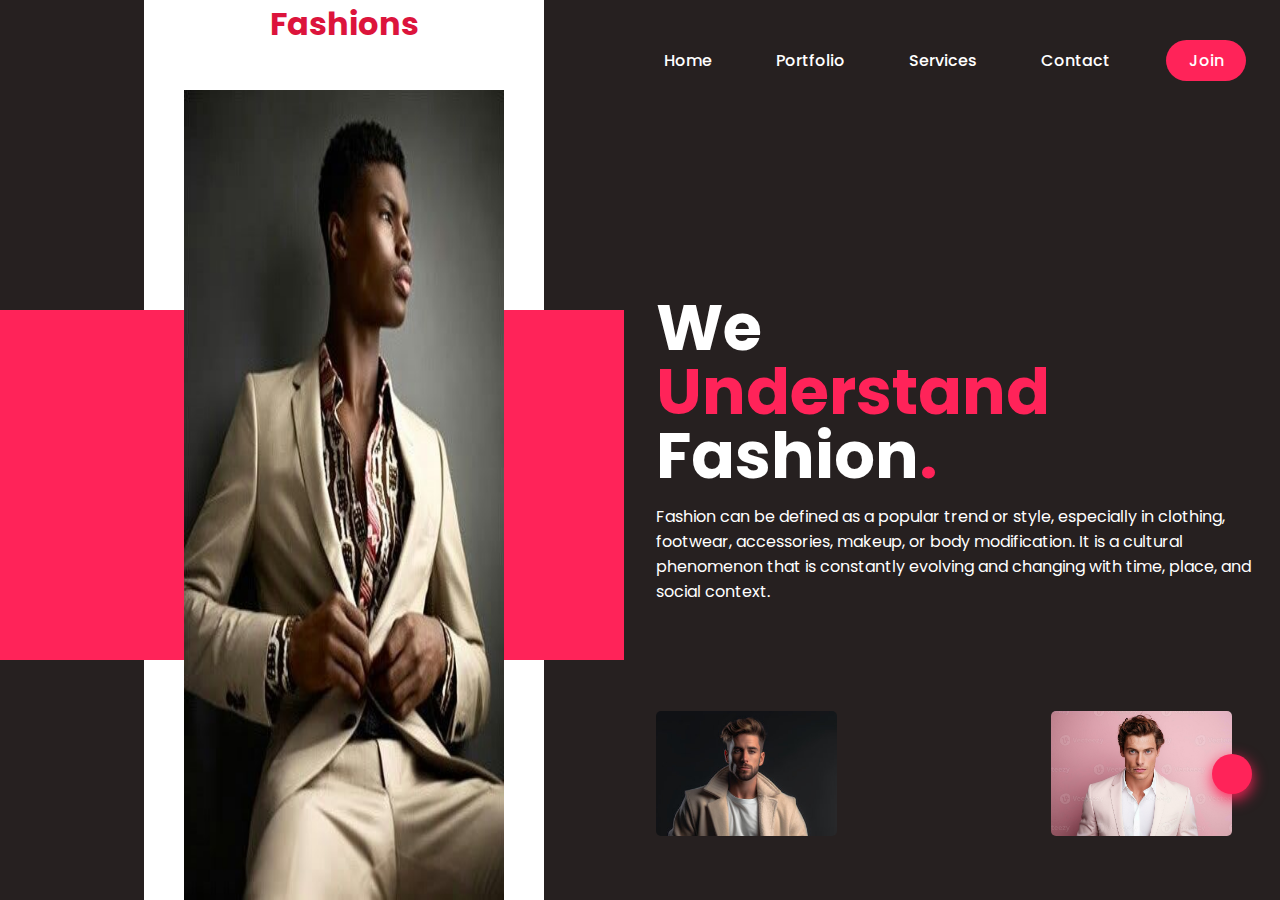
<file: Level1/Task2/index.html>
<!DOCTYPE html>
<html lang="en">
  <head>
    <meta charset="UTF-8" />
    <meta http-equiv="X-UA-Compatible" content="IE=edge" />
    <meta name="viewport" content="width=device-width, initial-scale=1.0" />
    <link rel="preconnect" href="https://fonts.googleapis.com">
<link rel="preconnect" href="https://fonts.gstatic.com" crossorigin>
<link href="https://fonts.googleapis.com/css2?family=Poppins:ital,wght@0,100;0,200;0,300;0,400;0,500;0,600;0,700;0,800;0,900;1,100;1,200;1,300;1,400;1,500;1,600;1,700;1,800;1,900&display=swap" rel="stylesheet">
    <link rel="stylesheet" href="styles.css" />
    <title>Web Design Mastery | Portfolio</title>
  </head>
  <body>
    <main class="container">
      <div class="container__left">
        <div class="ribbon__white">
          <span><h1 style="color: crimson;">Fashions</h1></span>
        </div>
        <div class="ribbon__red"></div>
        <img src="assets/imageone.jpg" alt="profile" />
      </div>
      <div class="container__right">
        <div class="navbar">
          <span>Home</span>
          <span>Portfolio</span>
          <span>Services</span>
          <span>Contact</span>
          <span class="join">Join</span>
        </div>
        <div class="content">
          <h1>We<br /><span>Understand</span><br />Fashion<span>.</span></h1>
          <p>
            Fashion can be defined as a popular trend or style, especially in
            clothing, footwear, accessories, makeup, or body modification. It is
            a cultural phenomenon that is constantly evolving and changing with
            time, place, and social context.
          </p>
        </div>
        <div class="carousal">
          <div class="slide">
            <div class="slide__image"></div>
          </div>
          <div class="slide">
            <div class="slide__image"></div>
          </div>
          <div class="slide">
            <div class="slide__image"></div>
            <div class="play"><i class="ri-arrow-right-s-line"></i></div>
          </div>
        </div>
      </div>
    </main>
  </body>
</html>
</file>
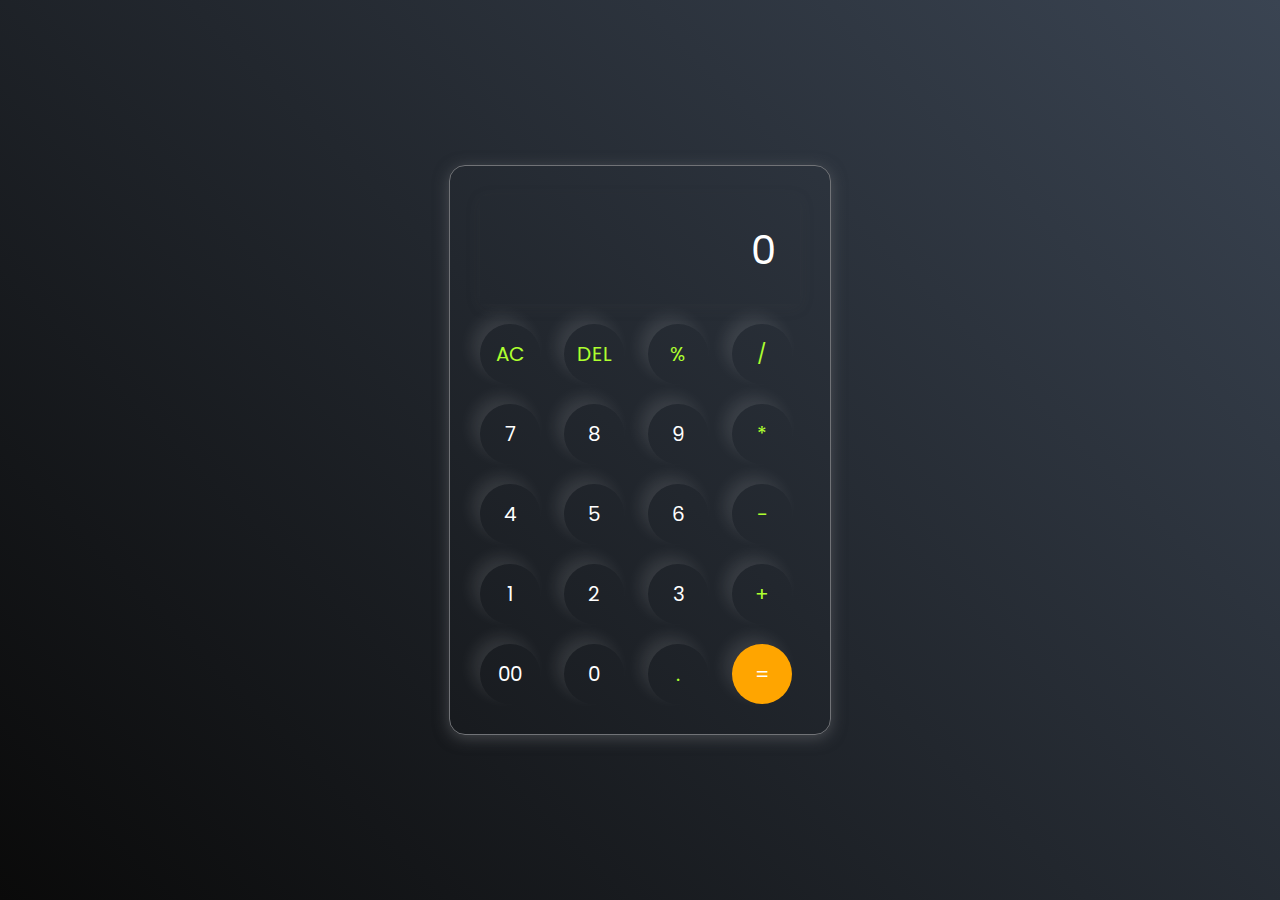
<file: Level1/Task3/index.html>
<!DOCTYPE html>
<html lang="en">
<head>
    <meta charset="UTF-8">
    <meta name="viewport" content="width=device-width, initial-scale=1.0">
    <title>Calculator</title>
    <link rel="stylesheet" href="style.css">
</head>
<body>
    <div class="calculator">
        <input type="text" name="" id="inputBox" placeholder="0">
        <div>
            <button class="operator">AC</button>
            <button class="operator">DEL</button>
            <button class="operator">%</button>
            <button class="operator">/</button>
        </div>
        <div>
            <button>7</button>
            <button>8</button>
            <button>9</button>
            <button class="operator">*</button>
        </div>
        <div>
            <button>4</button>
            <button>5</button>
            <button>6</button>
            <button class="operator">-</button>
        </div>
        <div>
            <button>1</button>
            <button>2</button>
            <button>3</button>
            <button class="operator">+</button>
        </div>
        <div>
            <button>00</button>
            <button>0</button>
            <button  class="operator">.</button>
            <button class="equalBtn">=</button>
        </div>   
    </div>

    <script src="script.js"></script>
</body>
</html>
</file>
<file: Level1/Task2/styles.css>
@import url('https://fonts.googleapis.com/css2?family=Poppins:ital,wght@0,100;0,200;0,300;0,400;0,500;0,600;0,700;0,800;0,900;1,100;1,200;1,300;1,400;1,500;1,600;1,700;1,800;1,900&display=swap');

* {
  padding: 0;
  margin: 0;
  box-sizing: border-box;
}

a {
  text-decoration: none;
}

body {
  font-family: "Poppins", sans-serif;
}

.container {
  min-height: 100vh;
  background-color: #262020;
  display: flex;
}

.container__left,
.container__right {
  flex: 1;
  position: relative;
}

.ribbon__white {
  position: absolute;
  height: 100%;
  width: 400px;
  top: 0;
  right: 5rem;
  text-align: center;
  background-color: white;
}

.ribbon__red {
  position: absolute;
  top: 50%;
  transform: translateY(-40%);
  width: 100%;
  height: 350px;
  background-color: #ff2359;
}

.container__left img {
  position: absolute;
  bottom: 0;
  right: calc(5rem + 40px);
  width: 320px;
  height: 90%;
}

.container__right {
  padding-left: 2rem;
  display: flex;
  align-items: center;
  justify-content: flex-start;
}

.navbar {
  padding: 2.5rem 0;
  position: absolute;
  top: 0;
  display: flex;
  align-items: center;
  gap: 3rem;
}

.navbar span {
  padding: 0.5rem;
  color: white;
  font-size: 1rem;
  font-weight: 500;
  transition: 0.3s;
}

.navbar span:hover {
  color: #ff2359;
  cursor: pointer;
}

.navbar .join {
  width: 80px;
  text-align: center;
  font-weight: 500px;
  border-radius: 5rem;
  background-color: #ff2359;
  color: white ;
  transition: 0.3s;
}

.navbar .join:hover {
  background-color: #d7204e;
}

.content {
  max-width: 600px;
  display: grid;
  gap: 1rem;
}

.content h1 {
  color:white;
  font-size: 4rem;
  line-height: 4rem;
}

.content h1 span {
  color: #ff2359;
}

.content p {
  color: white;
}

.carousal {
  position: absolute;
  bottom: 4rem;
  width: calc(100% - 5rem);
  display: flex;
  align-items: center;
  gap: 1rem;
}

.carousal .slide {
  flex: 1;
  height: 125px;
  border-radius: 5px;
  cursor: pointer;
  overflow: hidden;
}

.carousal .slide .slide__image {
  height: 100%;
  background-position: center center;
  background-size: cover;
  background-repeat: no-repeat;
  transition: 0.3s;
}

.carousal .slide:hover .slide__image {
  scale: 1.1;
}

.carousal .slide:nth-child(1) .slide__image {
  background-image: url("assets/imagetwo.jpg");
  height: 29vh;
  width: 100%;
}

.carousal .slide:nth-child(2) .slide__image {
  background-image: url("https://img.freepik.com/premium-photo/cropped-shot-handsome-young-male-fashion-designer-created-with-generative-ai_762026-6728.jpg");
}

.carousal .slide:nth-child(3) .slide__image {
  background-image: url("assets/imagethree.jpg");
}

.carousal .play {
  position: absolute;
  top: 50%;
  right: 0;
  transform: translate(50%, -50%);
  height: 40px;
  width: 40px;
  display: flex;
  align-items: center;
  justify-content: center;
  border-radius: 100%;
  font-size: 2rem;
  color: white;
  background-color: #ff2359;
  box-shadow: 0px 5px 15px #ff2359;
  cursor: pointer;
  transition: 0.3s;
}

.carousal .slide .play:hover {
  background-color: #d7204e;
}
</file>
<file: Level1/Task3/style.css>
@import url('https://fonts.googleapis.com/css2?family=Poppins:ital,wght@0,300;0,500;0,600;1,400&display=swap');
*{
    margin: 0;
    padding: 0;
    box-sizing: border-box;
    font-family: 'Poppins', sans-serif;
}

body{
    width: 100%;
    height: 100vh;
    display: flex;
    justify-content: center;
    align-items: center;
    background: linear-gradient(45deg,#0a0a0a , #3a4452);

    
}

.calculator{
    border: 1px solid #717377;
    padding: 20px;
    border-radius: 16px;
    background: transparent;
    box-shadow: 0px 3px 15px rgba(113, 115, 119, 0.5);
}

input{
    width: 320px;
    border: none;
    padding: 24px;
    margin: 10px;
    background: transparent;
    box-shadow: 0px 3px 15px rgba(84,84,84,0.1);
    font-size: 40px;
    text-align: right;
    cursor: pointer;
    color: white;
}

input::placeholder{
    color: white;

}
button{
    border:none;
    width: 60px;
    height: 60px;
    margin: 10px;
    background: transparent;
    color: white;
    font-size: 20px;
    box-shadow: -8px -8px 15px rgba(255, 255, 255, 0.1);
    cursor: pointer;
    border-radius: 50%;
}

.equalBtn{
    background-color: orange;
}

.operator{
    color: greenyellow;
}
</file>
